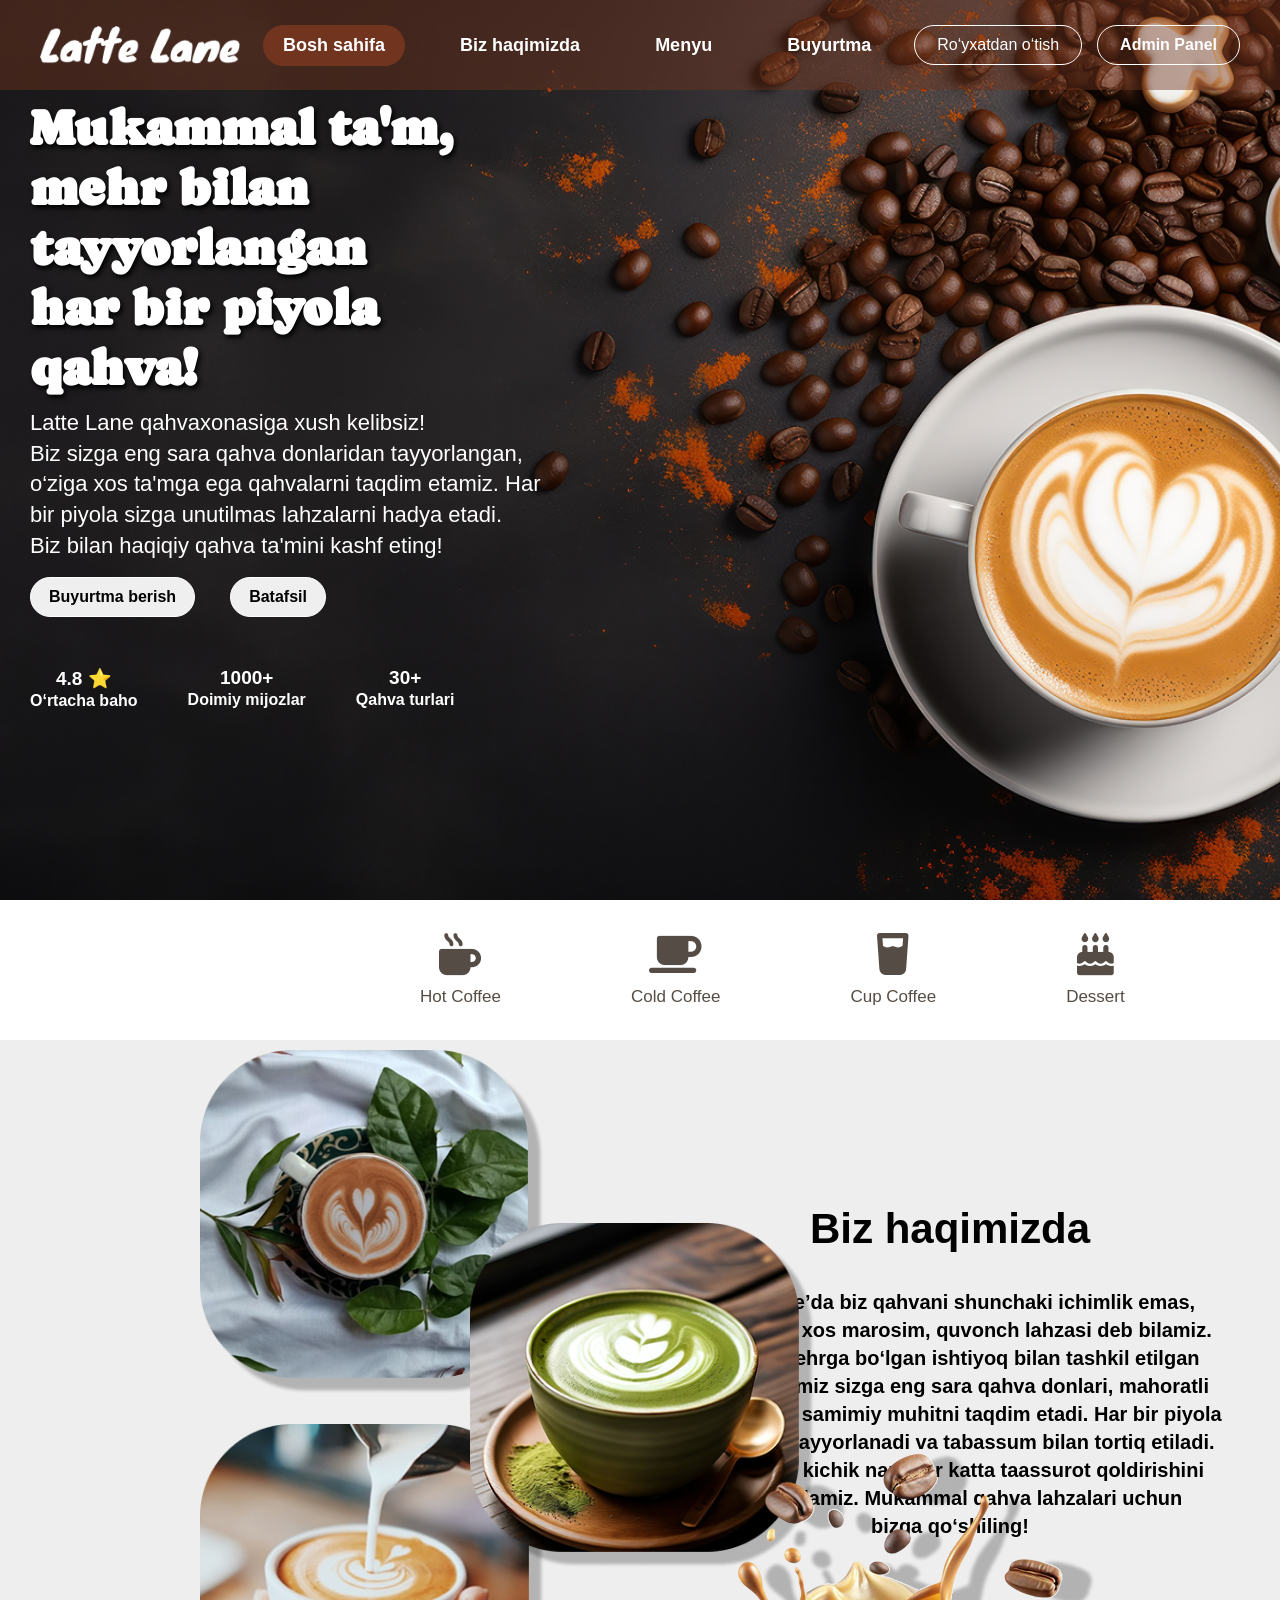
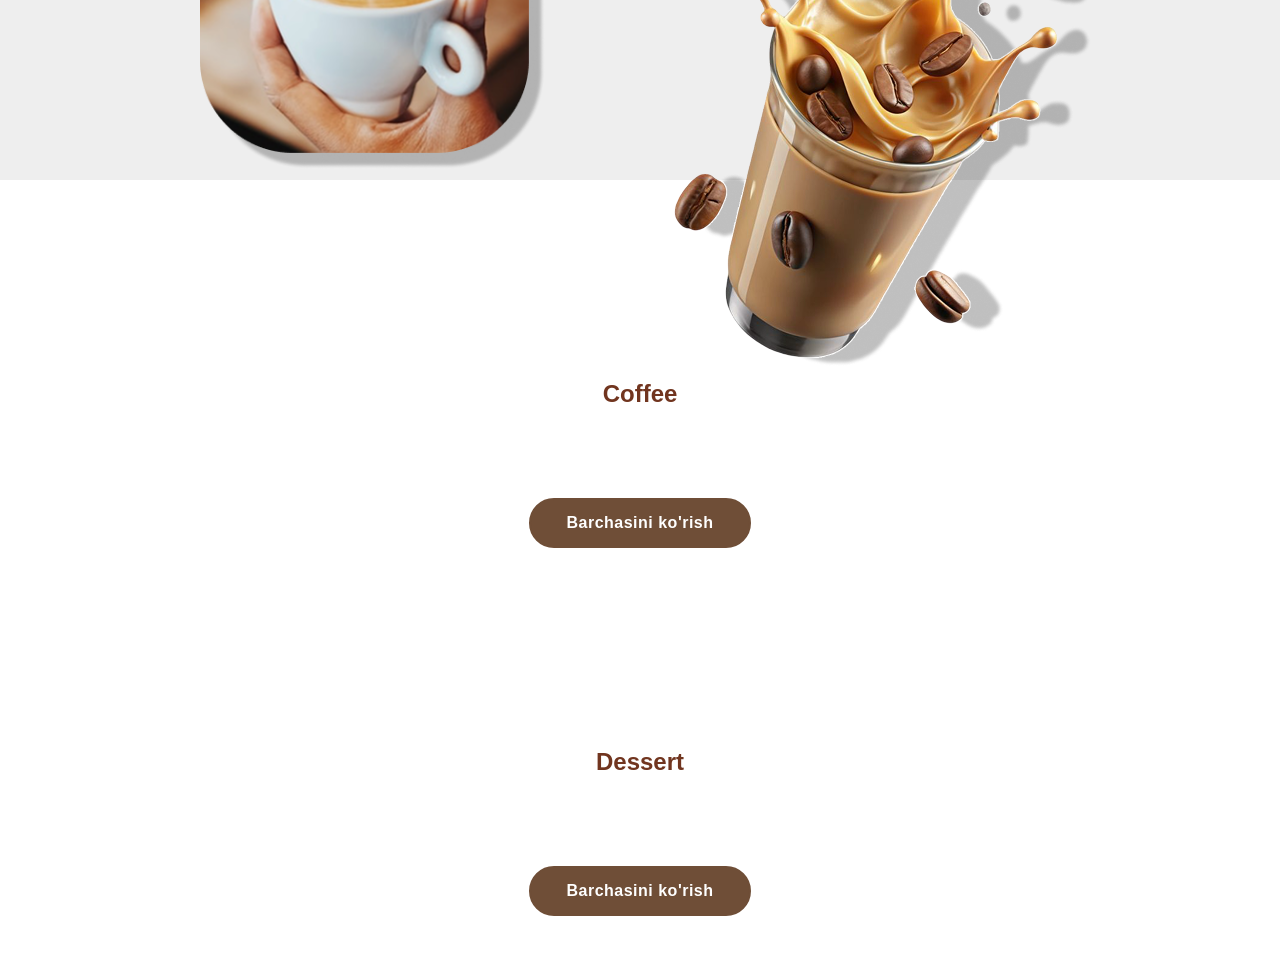
<file: index.html>
<!doctype html>
<html lang="en">
  <head>
    <meta charset="UTF-8" />
    <meta name="viewport" content="width=device-width, initial-scale=1.0" />
    <title>Coffe shop</title>
    <link rel="stylesheet" href="./style.css" />
    <!-- font -->
    <link
      href="https://fonts.googleapis.com/css2?family=Caprasimo&display=swap"
      rel="stylesheet"
    />
    <link
      rel="stylesheet"
      href="https://cdnjs.cloudflare.com/ajax/libs/font-awesome/6.5.2/css/all.min.css"
    />
    <link
      rel="stylesheet"
      href="https://cdnjs.cloudflare.com/ajax/libs/font-awesome/6.7.2/css/all.min.css"
    />
  </head>
  <body>
    <header class="home">
      <div class="header">
        <img class="logo" src="./assets/orqa fon rasm.png" alt="logo" />

        <nav class="nav">
          <a href="./index.html" class="active">Bosh sahifa</a>
          <a href="#">Biz haqimizda</a>
          <a href="./menyu.html">Menyu</a>
          <a href="#">Buyurtma</a>
        </nav>

        <div class="buttons">
          <button>Ro‘yxatdan o‘tish</button>
          <button class="admin-btn" onclick="openAdmin()">Admin Panel</button>
        </div>
      </div>

      <section class="sec-1">
        <div class="text">
          <h1>
            Mukammal ta'm,<br />
            mehr bilan tayyorlangan<br />
            har bir piyola qahva!
          </h1>
          <p>
            Latte Lane qahvaxonasiga xush kelibsiz! <br />
            Biz sizga eng sara qahva donlaridan tayyorlangan, <br />
            o‘ziga xos ta'mga ega qahvalarni taqdim etamiz. Har <br />
            bir piyola sizga unutilmas lahzalarni hadya etadi. <br />
            Biz bilan haqiqiy qahva ta'mini kashf eting!
          </p>

          <div class="sec-btn">
            <button>Buyurtma berish</button>
            <button>Batafsil</button>
          </div>

          <div class="info">
            <div>
              <h3>4.8 ⭐</h3>
              <p>O‘rtacha baho</p>
            </div>
            <div>
              <h3>1000+</h3>
              <p>Doimiy mijozlar</p>
            </div>

            <div>
              <h3>30+</h3>
              <p>Qahva turlari</p>
            </div>
          </div>
        </div>
      </section>
    </header>

    <section class="sec-2">
      <div class="category">
        <i class="fa-solid fa-mug-hot"></i>
        <p>Hot Coffee</p>
      </div>

      <div class="category">
        <i class="fa-solid fa-mug-saucer"></i>
        <p>Cold Coffee</p>
      </div>

      <div class="category">
        <i class="fa-solid fa-glass-water"></i>
        <p>Cup Coffee</p>
      </div>

      <div class="category">
        <i class="fa-solid fa-cake-candles"></i>
        <p>Dessert</p>
      </div>
    </section>

    <section class="sec-3">
      <div class="about-img">
        <img class="img1" src="./assets/Virtuoso Latte.png" alt="Coffee" />
        <img
          class="img2"
          src="./assets/🍵✨ Indulge in Zen_ Homemade Matcha Latte Recipe for a Tranquil Moment! ☕🌿.png"
          alt="Coffee"
        />
        <img class="img3" src="./assets/download (3) 1.png" alt="Coffee" />
      </div>

      <div class="about-text">
        <h1>Biz haqimizda</h1>

        <p>
          Latte Lane’da biz qahvani shunchaki ichimlik emas, <br />
          balki o‘ziga xos marosim, quvonch lahzasi deb bilamiz. <br />
          Sifat va mehrga bo‘lgan ishtiyoq bilan tashkil etilgan <br />
          qahvaxonamiz sizga eng sara qahva donlari, mahoratli <br />
          baristalar va samimiy muhitni taqdim etadi. Har bir piyola <br />
          mehr bilan tayyorlanadi va tabassum bilan tortiq etiladi. <br />
          Chunki biz kichik narsalar katta taassurot qoldirishini <br />
          yaxshi bilamiz. Mukammal qahva lahzalari uchun <br />
          bizga qo‘shiling!
        </p>
      </div>

      <div class="about-coffee">
        <img src="./assets/Splash Of Cold Coffee.png" alt="Coffee" />
      </div>
    </section>

    <section class="coffe_sec">
      <h1>Coffee</h1>
      <div id="coffee"></div>
      <button id="coffeeSeeAll">Barchasini ko'rish</button>
    </section>

    <section class="dessert_sec">
      <h1>Dessert</h1>
      <div id="dessert"></div>
      <button id="dessertSeeAll">Barchasini ko'rish</button>
    </section>
    <script src="./app.js"></script>
  </body>
</html>
</file>
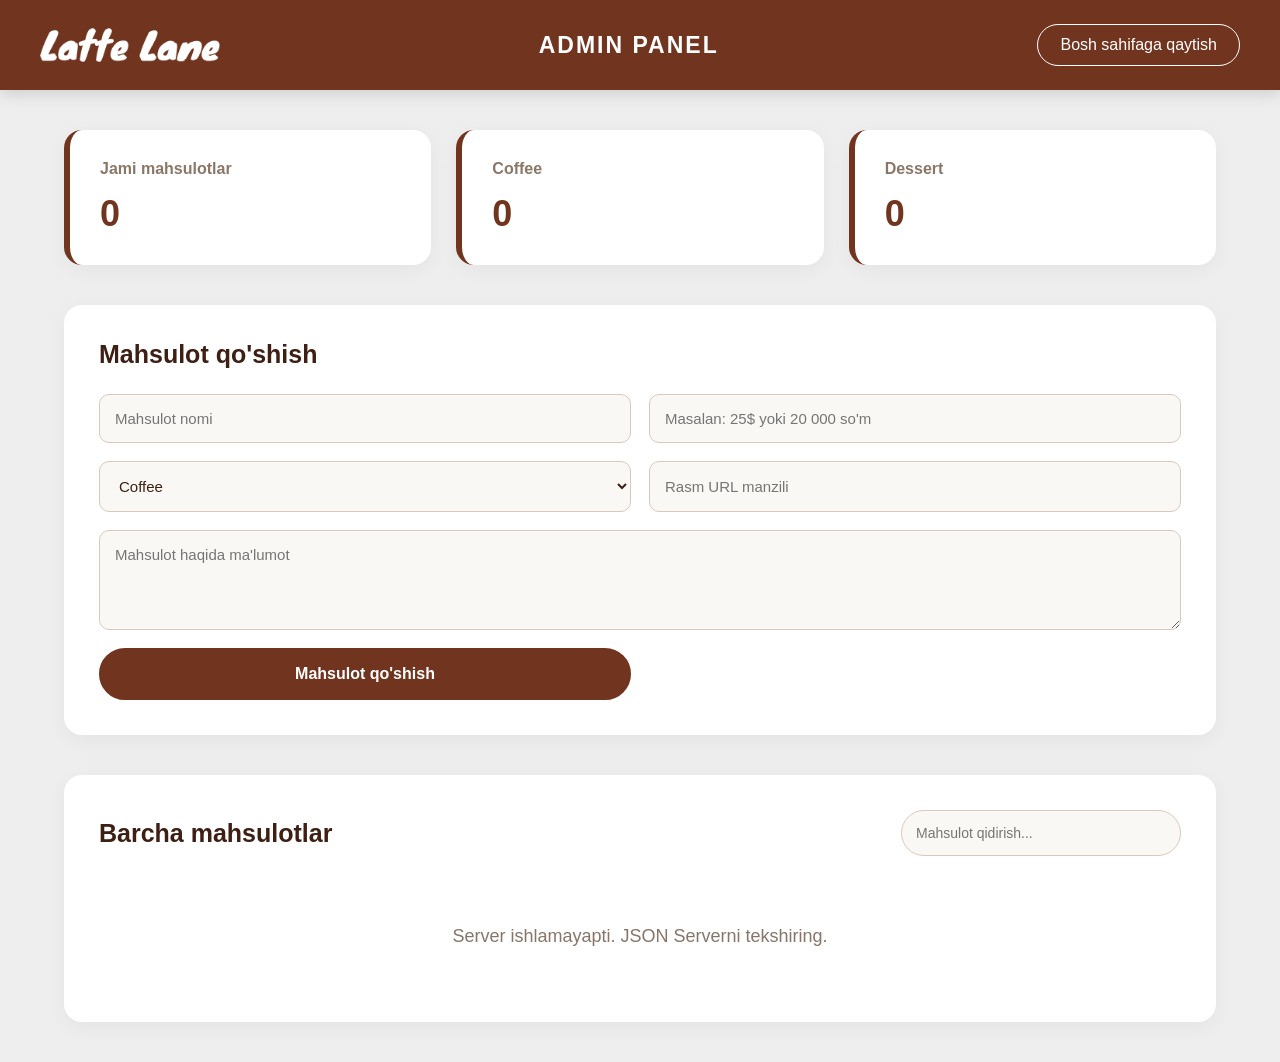
<file: admin.html>
<!doctype html>
<html lang="uz">
  <head>
    <meta charset="UTF-8" />
    <meta name="viewport" content="width=device-width, initial-scale=1.0" />
    <title>Coffee Shop Admin</title>
    <link rel="stylesheet" href="./admin.css" />
  </head>
  <body>
    <header class="header">
      <img
        src="./assets/orqa fon rasm.png"
        class="admin-logo"
        alt="Latte Lane"
      />

      <h2>ADMIN PANEL</h2>

      <a href="index.html">Bosh sahifaga qaytish</a>
    </header>

    <main class="container">
      <section class="stats">
        <div class="stat-card">
          <h3>Jami mahsulotlar</h3>
          <h1 id="totalProducts">0</h1>
        </div>

        <div class="stat-card">
          <h3>Coffee</h3>
          <h1 id="totalCoffee">0</h1>
        </div>

        <div class="stat-card">
          <h3>Dessert</h3>
          <h1 id="totalDessert">0</h1>
        </div>
      </section>

      <section class="add-section">
        <h2 id="formTitle">Mahsulot qo'shish</h2>

        <form id="productForm">
          <input type="text" id="name" placeholder="Mahsulot nomi" required />

          <input
            type="text"
            id="price"
            placeholder="Masalan: 25$ yoki 20 000 so'm"
          />

          <select id="category" required>
            <option value="Coffee">Coffee</option>
            <option value="Dessert">Dessert</option>
          </select>

          <input
            type="text"
            id="image"
            placeholder="Rasm URL manzili"
            required
          />

          <textarea
            id="description"
            placeholder="Mahsulot haqida ma'lumot"
          ></textarea>

          <button type="submit" id="submitBtn">Mahsulot qo'shish</button>

          <button type="button" id="cancelEdit" class="cancel-btn">
            Bekor qilish
          </button>
        </form>
      </section>

      <section class="products-section">
        <div class="products-top">
          <h2>Barcha mahsulotlar</h2>
          <input type="text" id="search" placeholder="Mahsulot qidirish..." />
        </div>

        <div id="products" class="products"></div>
      </section>
    </main>

    <script src="./admin.js"></script>
  </body>
</html>
</file>
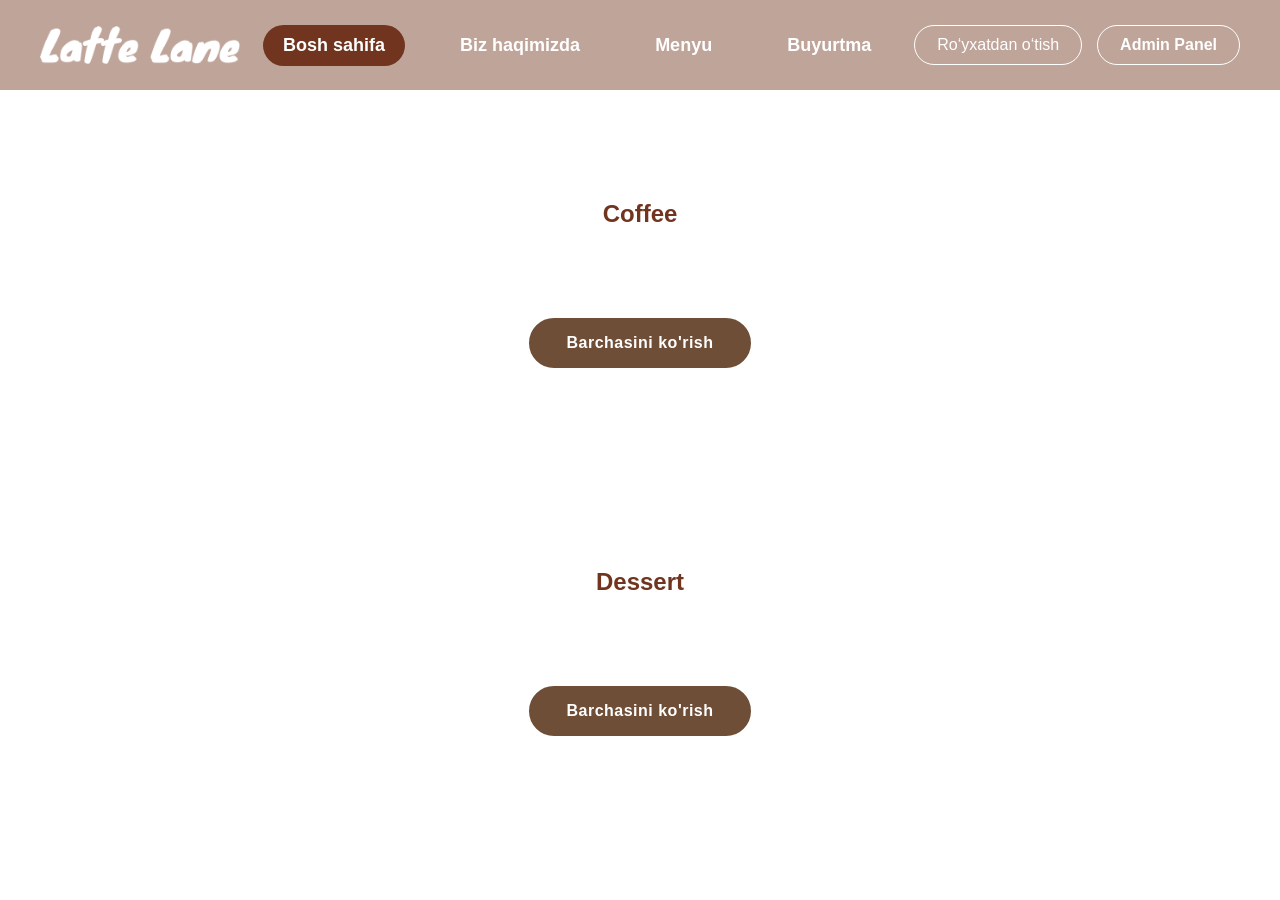
<file: menyu.html>
<!doctype html>
<html lang="en">
  <head>
    <meta charset="UTF-8" />
    <meta name="viewport" content="width=device-width, initial-scale=1.0" />
    <title>Document</title>
    <link rel="stylesheet" href="./style.css" />
  </head>
  <div class="header">
    <img class="logo" src="./assets/orqa fon rasm.png" alt="logo" />

    <nav class="nav">
      <a href="./index.html" class="active">Bosh sahifa</a>
      <a href="#">Biz haqimizda</a>
      <a href="./menyu.html">Menyu</a>
      <a href="#">Buyurtma</a>
    </nav>

    <div class="buttons">
      <button>Ro‘yxatdan o‘tish</button>
      <button class="admin-btn" onclick="openAdmin()">Admin Panel</button>
    </div>
  </div>
  <body>
    <section class="coffe_sec">
      <h1>Coffee</h1>
      <div id="coffee"></div>
      <button id="coffeeSeeAll">Barchasini ko'rish</button>
    </section>

    <section class="dessert_sec">
      <h1>Dessert</h1>
      <div id="dessert"></div>
      <button id="dessertSeeAll">Barchasini ko'rish</button>
    </section>
    <script src="./app.js"></script>
  </body>
</html>
</file>
<file: style.css>
:root {
  --brown: #71351f;
  --sand: #d6b58c;
}

* {
  margin: 0;
  padding: 0;
  font-family: sans-serif;
  box-sizing: border-box;
}

/* HEADER */
.header {
  width: 100%;
  height: 90px;
  background-color: #71351f73;
  display: flex;
  align-items: center;
  justify-content: space-between;
  padding: 0 40px;
  position: fixed;
  top: 0;
  left: 0;
  z-index: 1000;
}

.home {
  min-height: 100vh;
  padding-top: 90px;
  background: url("./assets/espresso-surrounded-by-scattered-coffee-beans-dark-surface 2.png")
    center / cover no-repeat;
}

.logo {
  width: 200px;
  height: 80px;
  object-fit: contain;
  flex-shrink: 0;
}

.nav {
  display: flex;
  align-items: center;
  justify-content: center;
  gap: 35px;
  flex: 1;
}

.nav a {
  color: #fff;
  text-decoration: none;
  font-size: 18px;
  font-weight: bold;
  white-space: nowrap;
  padding: 10px 20px;
}

.nav .active {
  background: var(--brown);
  border-radius: 30px;
}

.buttons {
  display: flex;
  gap: 15px;
  flex-shrink: 0;
}

.buttons button {
  padding: 10px 22px;
  border: 1px solid #fff;
  border-radius: 25px;
  background: transparent;
  color: #fff;
  font-size: 16px;
  cursor: pointer;
  white-space: nowrap;
}

.nav .active,
.buttons button {
  transition: 0.3s;
}

.nav .active:hover,
.buttons button:hover {
  background: #fff;
  color: var(--brown);
  transform: translateY(-3px);
  box-shadow: 0 5px 15px #0000004d;
}

.nav .active:active,
.buttons button:active,
.sec-btn button:active {
  transform: scale(0.92);
  background: var(--sand);
  color: #000;
}

.sec-1 {
  display: flex;
  align-items: center;
  height: 430px;
  color: #fff;
  margin-top: 100px;
  padding: 20px 30px;
}

.text {
  width: 43%;
}

.text h1 {
  font-size: 50px;
  font-weight: 900;
  line-height: 1.2;
  margin-bottom: 10px;
  font-family: "Caprasimo", serif;
  text-shadow: 2px 3px 5px #000;
}

.text p {
  font-size: 22px;
  line-height: 1.4;
}

.sec-btn {
  display: flex;
  gap: 35px;
  margin-top: 15px;
}

.sec-btn button {
  padding: 10px 18px;
  border: 0.5px solid #fff;
  border-radius: 20px;
  font-size: 16px;
  font-weight: bold;
  cursor: pointer;
  transition: 0.3s;
}

.sec-btn button:hover {
  background: var(--brown);
  color: #fff;
  transform: translateY(-3px);
  box-shadow: 0 5px 15px #0000004d;
}

.info {
  display: flex;
  gap: 50px;
  margin-top: 50px;
  text-align: center;
}

.info h3 {
  font-size: 19px;
}

.info p {
  font-size: 16px;
  font-weight: bold;
}

.coffee-img img {
  width: 120%;
  height: 100%;
  margin-left: 25px;
}

.sec-2 {
  height: 140px;
  display: flex;
  gap: 130px;
  align-items: center;
  padding-left: 420px;
}

.category {
  display: flex;
  flex-direction: column;
  align-items: center;
  gap: 12px;
  color: #554d45;
  cursor: pointer;
  transition: 0.3s;
}

.category i {
  font-size: 42px;
}

.category p {
  font-size: 17px;
  font-weight: 500;
}

.category:hover {
  color: var(--brown);
  transform: translateY(-5px);
}

.category:active {
  transform: scale(0.92);
  color: var(--brown);
}

.sec-3 {
  height: 740px;
  background: #eee;
  position: relative;
  display: flex;
}

.about-img {
  width: 50%;
  height: 100%;
  position: relative;
}

.about-img img {
  width: 345px;
  height: 345px;
  object-fit: cover;
  border-radius: 80px;
  position: absolute;
}

.img1 {
  top: 10px;
  left: 200px;
}

.img2 {
  top: 183px;
  left: 470px;
  z-index: 2;
}

.img3 {
  top: 384px;
  left: 200px;
}

.about-text {
  width: 50%;
  position: absolute;
  top: 165px;
  right: 10px;
  text-align: center;
  padding: 0 20px;
  color: #000;
}

.about-text h1 {
  font-size: 42px;
  margin-bottom: 35px;
}

.about-text p {
  font-size: 20px;
  font-weight: bold;
  line-height: 1.4;
}

.about-coffee {
  width: 380px;
  position: absolute;
  margin-left: 50%;
  top: 390px;
  z-index: 3;
}

.dessert_sec,
.coffe_sec {
  margin-top: 200px;
}

.dessert_sec h1,
.coffe_sec h1 {
  text-align: center;
  color: var(--brown);
}

#coffee,
#dessert {
  margin-top: 50px;
  display: grid;
  grid-template-columns: repeat(3, 350px);
  gap: 70px;
  justify-content: center;
}

.card {
  width: 350px;
  padding: 16px;
  background: #d9d9d9;
  border: 1px solid #222;
  border-radius: 24px;
  transition: 0.3s;
}

.card:hover {
  transform: translateY(-10px);
  box-shadow: 0 10px 25px #0002;
}

.card-img {
  position: relative;
  height: 220px;
  border-radius: 28px;
  overflow: hidden;
  background: #1a1a1a;
}

.card-img img {
  width: 100%;
  height: 100%;
  object-fit: cover;
  display: block;
  transition: 0.4s;
}

.card:hover .card-img img {
  transform: scale(1.05);
}

.card-body {
  padding: 20px 14px 0;
}

.card-body h2 {
  font-family: Georgia, "Times New Roman", serif;
  font-size: 26px;
  color: #000;
}

.card-body p {
  margin-top: 12px;
  font-size: 14px;
  line-height: 1.7;
  color: #444;
  min-height: 95px;
}

.card-bottom {
  display: flex;
  align-items: center;
  justify-content: space-between;
  padding: 24px 14px 8px;
  gap: 10px;
}

.card-bottom h3 {
  font-size: 20px;
  color: #c8643c;
}

.card-bottom button {
  border: none;
  cursor: pointer;
  padding: 14px 20px;
  border-radius: 14px;
  background: #3e1f14;
  color: #fff;
  font-size: 15px;
  font-weight: 600;
  transition: 0.3s;
}

.card-bottom button:hover {
  background: #55291a;
  transform: scale(1.05);
}

.like-btn {
  position: absolute;
  top: 15px;
  right: 15px;
  z-index: 10;
  font-size: 25px;
  line-height: 1;
  color: #fff;
  cursor: pointer;
  user-select: none;
}

.like-btn.active {
  color: red;
}

.rating {
  position: absolute;
  bottom: 12px;
  right: 12px;
  z-index: 10;
  background: #000000b3;
  color: #fff;
  padding: 6px 12px;
  border-radius: 20px;
  font-size: 16px;
}

#coffeeSeeAll,
#dessertSeeAll {
  display: block;
  margin: 40px auto;
  padding: 14px 35px;
  background: #6f4e37;
  color: #fff;
  border: 2px solid #6f4e37;
  border-radius: 30px;
  font-size: 16px;
  font-weight: 600;
  letter-spacing: 0.5px;
  cursor: pointer;
  transition: 0.3s;
}

#coffeeSeeAll:hover,
#dessertSeeAll:hover {
  background: transparent;
  color: #6f4e37;
  transform: translateY(-4px);
  box-shadow: 0 8px 20px #6f4e3733;
}

#coffeeSeeAll:active,
#dessertSeeAll:active {
  transform: scale(0.95);
}
/* amin panel */
.admin-btn {
  padding: 10px 22px;
  background: #fff;
  color: #75432d;
  border: 2px solid #75432d;
  border-radius: 30px;
  font-size: 15px;
  font-weight: 600;
  cursor: pointer;
  transition: 0.3s;
}

.admin-btn:hover {
  background: #75432d;
  color: #fff;
  border-color: #fff;
  transform: translateY(-3px);
  box-shadow: 0 5px 15px #00000040;
}

.admin-btn:active {
  transform: scale(0.94);
  background: #4b291c;
}
/* media */
@media (max-width: 1200px) {
  .header {
    padding: 0 25px;
  }

  .logo {
    width: 160px;
  }

  .nav {
    gap: 10px;
  }

  .nav a {
    font-size: 16px;
    padding: 10px 12px;
  }

  .buttons {
    gap: 8px;
  }

  .buttons button {
    padding: 9px 14px;
    font-size: 14px;
  }

  .text {
    width: 55%;
  }

  .text h1 {
    font-size: 43px;
  }

  .text p {
    font-size: 19px;
  }

  .sec-2 {
    padding: 0 40px;
    justify-content: center;
    gap: clamp(40px, 8vw, 100px);
  }

  #coffee,
  #dessert {
    grid-template-columns: repeat(3, minmax(0, 1fr));
    gap: 25px;
    padding: 0 25px;
  }

  .card {
    width: 100%;
  }

  .card-bottom {
    padding-left: 5px;
    padding-right: 5px;
  }

  .card-bottom h3 {
    font-size: 17px;
  }

  .card-bottom button {
    padding: 12px;
    font-size: 13px;
  }
}

/* 992px - Laptop / planshet */
@media (max-width: 992px) {
  .header {
    height: auto;
    min-height: 90px;
    padding: 10px 20px;
    flex-wrap: wrap;
    gap: 10px;
  }

  .logo {
    width: 140px;
    height: 60px;
  }

  .nav {
    gap: 5px;
  }

  .nav a {
    font-size: 14px;
    padding: 9px 10px;
  }

  .buttons button {
    font-size: 12px;
    padding: 9px 12px;
  }

  .home {
    padding-top: 120px;
  }

  .sec-1 {
    margin-top: 30px;
    height: auto;
    min-height: 450px;
    padding: 35px;
  }

  .text {
    width: 70%;
  }

  .text h1 {
    font-size: 40px;
  }

  .text p {
    font-size: 18px;
  }

  .info {
    gap: 25px;
  }

  .sec-2 {
    height: auto;
    min-height: 140px;
    gap: 55px;
    padding: 25px;
  }

  .sec-3 {
    height: auto;
    min-height: 0;
    flex-direction: column;
    padding: 35px 20px;
  }

  .about-img {
    width: 100%;
    height: 540px;
  }

  .about-img img {
    width: clamp(190px, 35vw, 280px);
    height: clamp(190px, 35vw, 280px);
    border-radius: 45px;
  }

  .img1 {
    top: 0;
    left: 8%;
  }

  .img2 {
    top: 130px;
    left: 52%;
  }

  .img3 {
    top: 270px;
    left: 8%;
  }

  .about-text {
    position: static;
    width: 100%;
    padding: 30px 15px;
  }

  .about-text h1 {
    font-size: 36px;
    margin-bottom: 20px;
  }

  .about-text p {
    font-size: 18px;
  }

  .about-text p br {
    display: none;
  }

  .about-coffee {
    position: relative;
    top: auto;
    margin: 10px auto;
    width: min(80%, 380px);
  }

  .about-coffee img {
    width: 100%;
    height: auto;
  }

  #coffee,
  #dessert {
    grid-template-columns: repeat(2, minmax(0, 1fr));
    gap: 25px;
    padding: 0 25px;
  }
}

/* 768px - Planshet */
@media (max-width: 768px) {
  .header {
    justify-content: center;
    padding: 8px 15px;
    gap: 8px;
  }

  .logo {
    width: 125px;
    height: 48px;
  }

  .nav {
    order: 2;
    width: 100%;
    flex-wrap: wrap;
    gap: 5px;
  }

  .nav a {
    font-size: 13px;
    padding: 8px 12px;
  }

  .buttons {
    gap: 8px;
  }

  .buttons button {
    padding: 8px 12px;
    font-size: 12px;
  }

  .home {
    padding-top: 145px;
  }

  .sec-1 {
    margin-top: 0;
    padding: 35px 25px;
    min-height: 430px;
  }

  .text {
    width: 100%;
  }

  .text h1 {
    font-size: clamp(30px, 6vw, 40px);
  }

  .text p {
    font-size: 16px;
  }

  .text p br {
    display: none;
  }

  .sec-btn {
    gap: 15px;
  }

  .info {
    gap: 20px;
    margin-top: 35px;
  }

  .info h3 {
    font-size: 17px;
  }

  .info p {
    font-size: 13px;
  }

  .sec-2 {
    display: grid;
    grid-template-columns: repeat(4, 1fr);
    gap: 15px;
    padding: 25px 15px;
  }

  .category i {
    font-size: 32px;
  }

  .category p {
    font-size: 13px;
  }

  .about-img {
    height: 440px;
  }

  .about-img img {
    width: 230px;
    height: 230px;
    border-radius: 35px;
  }

  .img1 {
    left: 5%;
    top: 0;
  }

  .img2 {
    left: 48%;
    top: 100px;
  }

  .img3 {
    left: 5%;
    top: 220px;
  }

  .about-text h1 {
    font-size: 32px;
  }

  .about-text p {
    font-size: 16px;
  }

  .coffe_sec,
  .dessert_sec {
    margin-top: 100px;
  }

  #coffee,
  #dessert {
    gap: 18px;
    padding: 0 18px;
  }

  .card {
    padding: 12px;
    border-radius: 18px;
  }

  .card-img {
    height: 190px;
  }

  .card-body {
    padding: 15px 5px 0;
  }

  .card-body h2 {
    font-size: 21px;
  }

  .card-body p {
    font-size: 13px;
  }

  .card-bottom {
    flex-wrap: wrap;
    padding: 15px 5px 5px;
  }

  .card-bottom button {
    width: 100%;
  }
}

/* 576px - Katta telefon */
@media (max-width: 576px) {
  .header {
    padding: 8px 10px;
  }

  .nav {
    justify-content: center;
  }

  .nav a {
    font-size: 12px;
    padding: 7px 9px;
  }

  .buttons button {
    font-size: 11px;
    padding: 7px 10px;
  }

  .home {
    padding-top: 140px;
    min-height: auto;
    padding-bottom: 30px;
  }

  .sec-1 {
    min-height: auto;
    padding: 35px 18px;
  }

  .text h1 {
    font-size: 32px;
  }

  .text p {
    font-size: 15px;
    line-height: 1.6;
  }

  .sec-btn {
    gap: 10px;
  }

  .sec-btn button {
    font-size: 13px;
    padding: 10px 13px;
  }

  .info {
    justify-content: space-between;
    gap: 8px;
  }

  .info h3 {
    font-size: 15px;
  }

  .info p {
    font-size: 11px;
  }

  .sec-2 {
    grid-template-columns: repeat(2, 1fr);
    gap: 30px;
    padding: 30px 20px;
  }

  .category i {
    font-size: 35px;
  }

  .category p {
    font-size: 15px;
  }

  .sec-3 {
    padding: 25px 12px;
  }

  .about-img {
    height: 340px;
  }

  .about-img img {
    width: 175px;
    height: 175px;
    border-radius: 25px;
  }

  .img1 {
    left: 3%;
    top: 0;
  }

  .img2 {
    left: 48%;
    top: 80px;
  }

  .img3 {
    left: 3%;
    top: 165px;
  }

  .about-text {
    padding: 20px 5px;
  }

  .about-text h1 {
    font-size: 29px;
  }

  .about-text p {
    font-size: 14px;
    line-height: 1.7;
  }

  .about-coffee {
    width: 90%;
  }

  .coffe_sec,
  .dessert_sec {
    margin-top: 70px;
  }

  .coffe_sec h1,
  .dessert_sec h1 {
    font-size: 28px;
  }

  #coffee,
  #dessert {
    grid-template-columns: 1fr;
    gap: 25px;
    padding: 0 25px;
    margin-top: 30px;
  }

  .card {
    width: 100%;
    max-width: 400px;
    margin: 0 auto;
    padding: 15px;
  }

  .card-img {
    height: 230px;
  }

  .card-body h2 {
    font-size: 24px;
  }

  .card-body p {
    font-size: 14px;
    min-height: auto;
  }

  .card-bottom {
    flex-wrap: nowrap;
    padding: 20px 5px 5px;
  }

  .card-bottom h3 {
    font-size: 16px;
  }

  .card-bottom button {
    width: auto;
    padding: 12px 13px;
    font-size: 12px;
  }

  #coffeeSeeAll,
  #dessertSeeAll {
    margin: 30px auto;
    padding: 12px 25px;
  }
}

/* 480px - Kichik telefon */
@media (max-width: 480px) {
  .logo {
    width: 110px;
  }

  .buttons {
    justify-content: center;
    width: 100%;
  }

  .home {
    padding-top: 170px;
  }

  .text h1 {
    font-size: 29px;
  }

  .info {
    gap: 5px;
  }

  .info h3 {
    font-size: 14px;
  }

  .info p {
    font-size: 10px;
  }

  .about-img {
    height: 300px;
  }

  .about-img img {
    width: 155px;
    height: 155px;
  }

  .img2 {
    top: 75px;
  }

  .img3 {
    top: 150px;
  }

  .card-img {
    height: 210px;
  }

  .card-bottom h3 {
    font-size: 15px;
  }

  .card-bottom button {
    padding: 11px 10px;
    font-size: 11px;
  }
}

/* 360px - Juda kichik telefon */
@media (max-width: 360px) {
  .nav a {
    font-size: 11px;
    padding: 7px;
  }

  .text h1 {
    font-size: 25px;
  }

  .text p {
    font-size: 13px;
  }

  .sec-btn button {
    font-size: 12px;
    padding: 9px 11px;
  }

  .info h3 {
    font-size: 12px;
  }

  .info p {
    font-size: 9px;
  }

  .about-img img {
    width: 135px;
    height: 135px;
  }

  .about-img {
    height: 265px;
  }

  .img2 {
    top: 65px;
  }

  .img3 {
    top: 130px;
  }

  #coffee,
  #dessert {
    padding: 0 12px;
  }

  .card {
    padding: 10px;
  }

  .card-bottom {
    gap: 5px;
  }

  .card-bottom h3 {
    font-size: 13px;
  }

  .card-bottom button {
    font-size: 10px;
    padding: 10px 8px;
  }
}
</file>
<file: admin.css>
* {
  margin: 0;
  padding: 0;
  box-sizing: border-box;
  font-family: sans-serif;
}

body {
  background: #eeeeee;
  color: #3e1f14;
}

/* HEADER */
.header {
  width: 100%;
  height: 90px;
  background: #71351f;
  display: flex;
  align-items: center;
  justify-content: space-between;
  padding: 0 40px;
  box-shadow: 0 4px 15px #0002;
}

.admin-logo {
  width: 180px;
  height: 75px;
  object-fit: contain;
}

.header h2 {
  color: white;
  font-size: 23px;
  letter-spacing: 2px;
}

.header a {
  text-decoration: none;
  color: white;
  border: 1px solid white;
  padding: 11px 22px;
  border-radius: 30px;
  transition: 0.3s;
}

.header a:hover {
  background: white;
  color: #71351f;
  transform: translateY(-3px);
}

.header a:active {
  transform: scale(0.94);
}

.container {
  width: 90%;
  margin: 40px auto;
}

.stats {
  display: grid;
  grid-template-columns: repeat(3, 1fr);
  gap: 25px;
  margin-bottom: 40px;
}

.stat-card {
  background: white;
  padding: 30px;
  border-radius: 18px;
  border-left: 6px solid #71351f;
  box-shadow: 0 5px 20px #0000000c;
  transition: 0.3s;
}

.stat-card:hover {
  transform: translateY(-6px);
  box-shadow: 0 10px 25px #0002;
}

.stat-card h3 {
  font-size: 16px;
  color: #8b7767;
  margin-bottom: 15px;
}

.stat-card h1 {
  font-size: 36px;
  color: #71351f;
}

.add-section {
  background: white;
  padding: 35px;
  border-radius: 18px;
  margin-bottom: 40px;
  box-shadow: 0 5px 20px #0000000c;
}

.add-section h2,
.products-section h2 {
  color: #3e1f14;
  font-size: 25px;
  margin-bottom: 25px;
}

#productForm {
  display: grid;
  grid-template-columns: 1fr 1fr;
  gap: 18px;
}

#productForm input,
#productForm select,
#productForm textarea {
  width: 100%;
  padding: 15px;
  border: 1px solid #d9c9bc;
  border-radius: 10px;
  outline: none;
  font-size: 15px;
  background: #faf8f5;
  color: #3e1f14;
  transition: 0.3s;
}

#productForm input:focus,
#productForm select:focus,
#productForm textarea:focus {
  border-color: #71351f;
  box-shadow: 0 0 0 3px #71351f15;
}

#productForm textarea {
  grid-column: 1 / -1;
  resize: vertical;
  min-height: 100px;
}

#productForm button {
  padding: 15px;
  background: #71351f;
  color: white;
  border: 2px solid #71351f;
  border-radius: 30px;
  font-size: 16px;
  font-weight: bold;
  cursor: pointer;
  transition: 0.3s;
}

#productForm button:hover {
  background: #fff;
  color: #71351f;
  transform: translateY(-3px);
  box-shadow: 0 5px 15px #71351f30;
}

#productForm button:active {
  transform: scale(0.95);
  background: #d6b58c;
  color: #3e1f14;
}

#productForm .cancel-btn {
  background: #777;
  border-color: #777;
  display: none;
}

.products-section {
  background: white;
  padding: 35px;
  border-radius: 18px;
  box-shadow: 0 5px 20px #0000000c;
}

.products-top {
  display: flex;
  align-items: center;
  justify-content: space-between;
  gap: 20px;
  margin-bottom: 30px;
}

.products-top h2 {
  margin-bottom: 0;
}

#search {
  width: 280px;
  padding: 14px;
  border: 1px solid #d9c9bc;
  border-radius: 25px;
  outline: none;
  background: #faf8f5;
  font-size: 14px;
}

#search:focus {
  border-color: #71351f;
  box-shadow: 0 0 0 3px #71351f15;
}

.products {
  display: grid;
  grid-template-columns: repeat(3, 300px);
  justify-content: center;
  gap: 60px;
}

.product-card {
  width: 300px;
  background: #d9d9d9;
  border: 1px solid #555;
  border-radius: 22px;
  overflow: hidden;
  padding: 14px;
  transition: 0.3s;
}

.product-card:hover {
  transform: translateY(-7px);
  box-shadow: 0 10px 25px #0002;
}

.product-card img {
  width: 100%;
  height: 190px;
  object-fit: cover;
  border-radius: 20px;
  display: block;
}

.product-info {
  padding: 16px 12px 5px;
}

.product-info h3 {
  font-family: Georgia, serif;
  font-size: 23px;
  color: #000;
  margin-bottom: 10px;
}

.product-info p {
  font-size: 13px;
  line-height: 1.7;
  color: #444;
  margin-bottom: 8px;
}

.product-info .price {
  color: #c8643c;
  font-size: 18px;
  font-weight: bold;
  margin-top: 15px;
}

/* EDIT DELETE */
.product-actions {
  display: flex;
  gap: 10px;
  margin-top: 15px;
}

.product-actions button {
  flex: 1;
  padding: 11px;
  border: none;
  border-radius: 13px;
  color: white;
  font-weight: bold;
  cursor: pointer;
  transition: 0.3s;
}

.edit-btn {
  background: #71351f;
}

.delete-btn {
  background: #b7473d;
}

.edit-btn:hover,
.delete-btn:hover {
  transform: translateY(-3px);
  opacity: 0.85;
}

.product-actions button:active {
  transform: scale(0.94);
}

/* EMPTY */
.empty {
  grid-column: 1 / -1;
  text-align: center;
  padding: 40px;
  color: #887568;
  font-size: 18px;
}

/* RESPONSIVE */
@media (max-width: 1050px) {
  .products {
    grid-template-columns: repeat(2, 300px);
    gap: 30px;
  }

  .container {
    width: 94%;
  }
}

@media (max-width: 650px) {
  .header {
    padding: 0 15px;
  }

  .admin-logo {
    width: 110px;
  }

  .header h2 {
    font-size: 15px;
  }

  .stats {
    grid-template-columns: 1fr;
  }

  .products {
    grid-template-columns: 300px;
    gap: 25px;
  }

  #productForm {
    grid-template-columns: 1fr;
  }

  #productForm textarea {
    grid-column: auto;
  }

  .products-top {
    flex-direction: column;
    align-items: stretch;
  }

  #search {
    width: 100%;
  }

  .add-section,
  .products-section {
    padding: 20px;
  }
}
</file>
